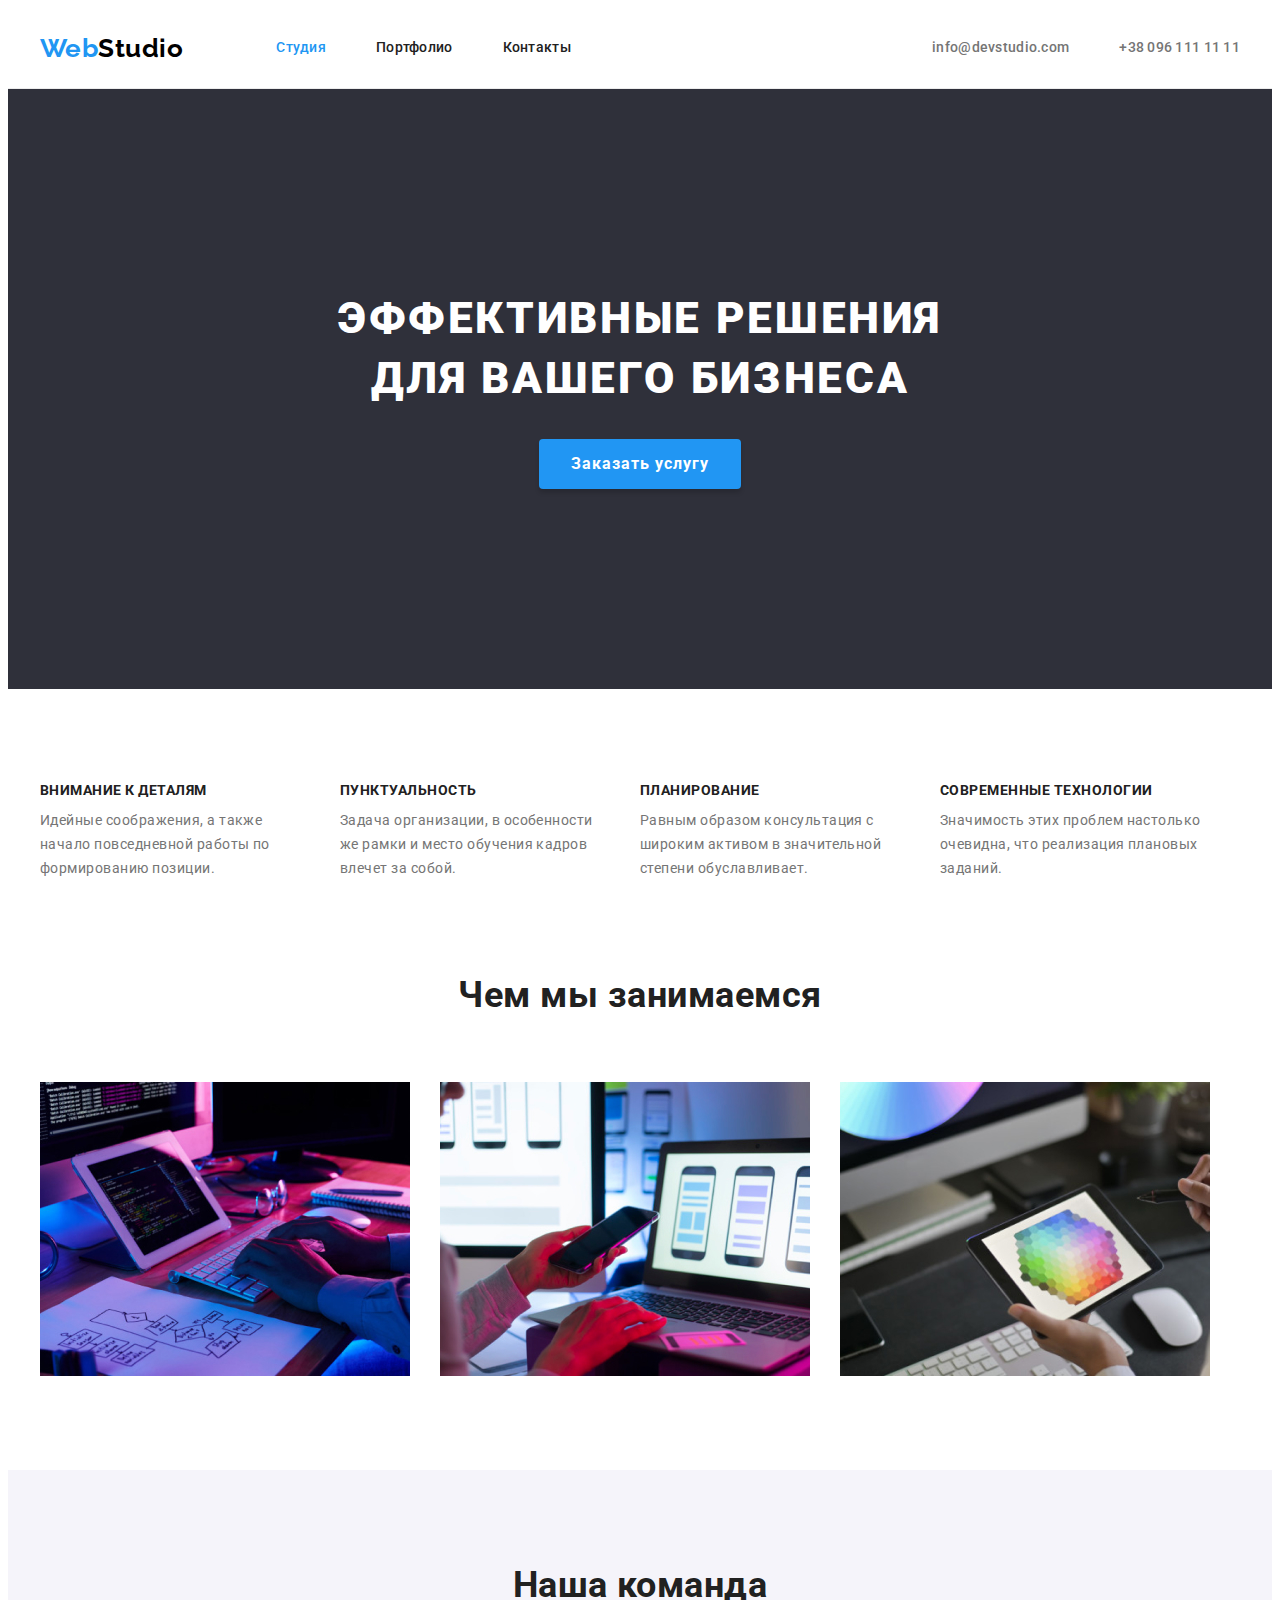
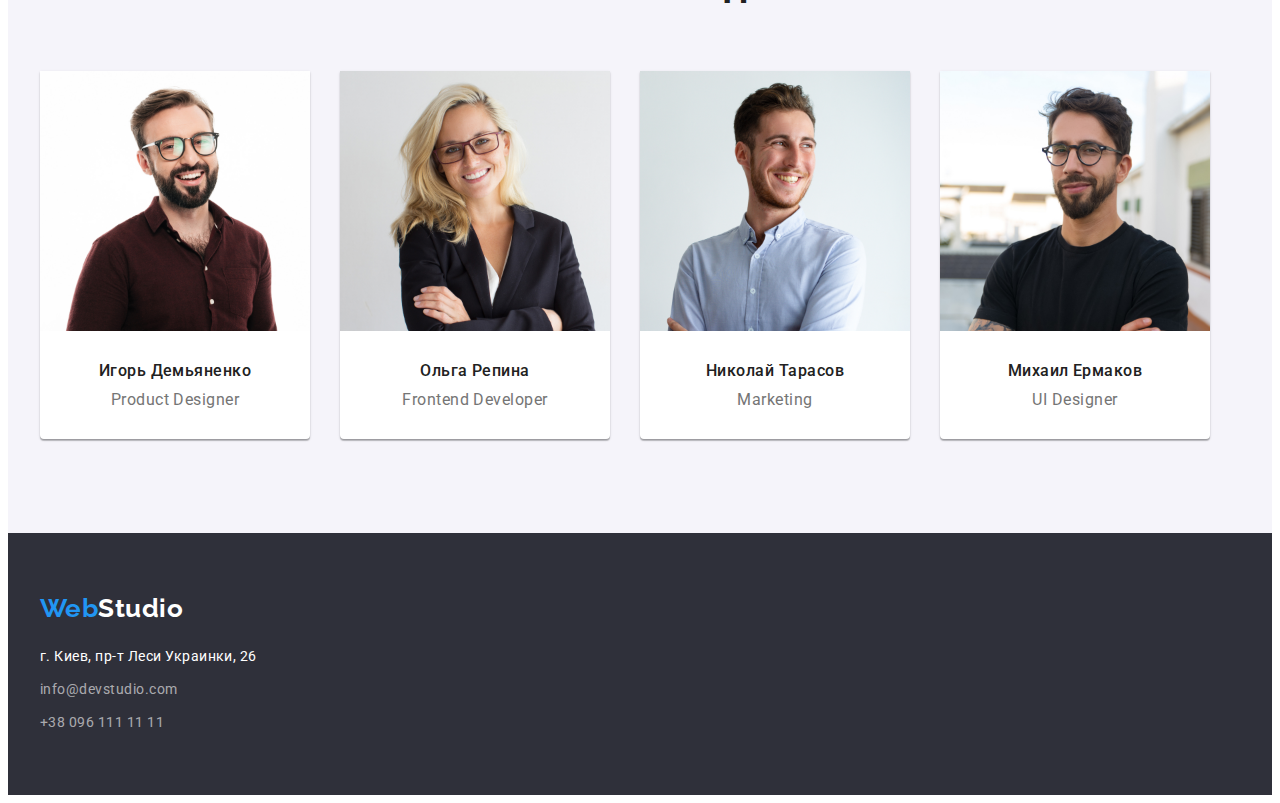
<file: index.html>
<!DOCTYPE html>
<html lang="ru">
    <head>
        <meta charset="UTF-8" />
        <meta name="viewport" content="width=device-width, initial-scale=1.0" />
        <title>Web Studio</title>
        <link
            href="https://fonts.googleapis.com/css2?family=Raleway:wght@700&family=Roboto:wght@400;500;700;900&display=swap"
            rel="stylesheet"
        />
        <link
            rel="stylesheet"
            href="https://cdnjs.cloudflare.com/ajax/libs/modern-normalize/1.0.0/modern-normalize.min.css"
            integrity="sha512-ISS7cAi1PEhQ8jnbJpJZMd29NlhNj4AWYyLOSp2CE/CsHxTCu+r+t0D2yoJudVrd0/8fTVPUVDzY5Tvli75u/g=="
            crossorigin="anonymous"
        />
        <link rel="stylesheet" href="./css/style.css" />
    </head>
    <body>
        <!-- =========== header =========== -->
        <header class="header">
            <div class="container header">
                <nav class="header-nav">
                <a class="logo" href="#">Web<span>Studio</span></a>
                    <ul class="nav">
                        <li class="item"><a class="link active" href="#">Студия</a></li>
                        <li class="item"><a class="link" href="./portfolio.html">Портфолио</a></li>
                        <li class="item"><a class="link" href="#">Контакты</a></li>
                    </ul>
                </nav>
                <ul class="contacts">
                    <li class="item">
                        <a class="link" href="mailto:info@devstudio.com">info@devstudio.com</a>
                    </li>
                    <li class="item"><a class="link" href="tel:+380961111111">+38 096 111 11 11</a></li>
                </ul>
            </div>
        </header>
            <!-- =========== main =========== -->
            <main>
                <!-- =========== hero =========== -->
                <section class="hero">
                    <h1 class="title">
                        Эффективные решения<br />
                        для вашего бизнеса
                    </h1>
                    <button class="btn" type="submit">Заказать услугу</button>
                </section>
                <!-- =========== benefits =========== -->
                <section class="benefits">
                    <div class="container">
                        <h2 class="title-hiden">опис нашиx переваг</h2>
                        <ul class="list">
                            <li class="item">
                                <h3 class="title">Внимание к деталям</h3>
                                <p class="text">
                                    Идейные соображения, а также начало повседневной работы по формированию позиции.
                                </p>
                            </li>
                            <li class="item">
                                <h3 class="title">Пунктуальность</h3>
                                <p class="text">
                                    Задача организации, в особенности же рамки и место обучения кадров влечет за собой.
                                </p>
                            </li>
                            <li class="item">
                                <h3 class="title">Планирование</h3>
                                <p class="text">
                                    Равным образом консультация с широким активом в значительной степени обуславливает.
                                </p>
                            </li>
                            <li class="item">
                                <h3 class="title">Современные технологии</h3>
                                <p class="text">
                                    Значимость этих проблем настолько очевидна, что реализация плановых заданий.
                                </p>
                            </li>
                        </ul>
                    </div>
                </section>
                <!-- =========== works =========== -->
                <section class="works">
                    <div class="container">
                        <h2 class="title">Чем мы занимаемся</h2>
                        <ul class="list">
                            <li class="item">
                                <img class="img" src="./images/content/desktop.jpg" alt="Пичатаем текст" width="370" />
                            </li>
                            <li class="item">
                                <img
                                    class="img"
                                    src="./images/content/phone.jpg"
                                    alt="Работаем за компютером"
                                    width="370"
                                />
                            </li>
                            <li class="item">
                                <img
                                    class="img"
                                    src="./images/content/tablet.jpg"
                                    alt="Работаем на планшете"
                                    width="370"
                                />
                            </li>
                        </ul>
                    </div>
                </section>
                <!-- =========== team =========== -->
                <section class="team">
                    <div class="container">
                        <h2 class="main-title">Наша команда</h2>
                        <ul class="description">
                            <li class="item">
                                <img
                                    class="img"
                                    src="./images/content/productdDesigner.jpg"
                                    alt="Product Designer"
                                    width="270"
                                />
                                <div class="wrapper">
                                    <h3 class="title">Игорь Демьяненко</h3>
                                    <p class="text">Product Designer</p>
                                </div>
                            </li>
                            <li class="item">
                                <img
                                    class="img"
                                    src="./images/content/frontend.jpg"
                                    alt="Frontend Developer"
                                    width="270"
                                />
                                <div class="wrapper">
                                    <h3 class="title">Ольга Репина</h3>
                                    <p class="text">Frontend Developer</p>
                                </div>
                            </li>
                            <li class="item">
                                <img class="img" src="./images/content/marketing.jpg" alt="Marketing" width="270" />
                                <div class="wrapper">
                                    <h3 class="title">Николай Тарасов</h3>
                                    <p class="text">Marketing</p>
                                </div>
                            </li>
                            <li class="item">
                                <img class="img" src="./images/content/ulDesigner.jpg" alt="UI Designer" width="270" />
                                <div class="wrapper">
                                    <h3 class="title">Михаил Ермаков</h3>
                                    <p class="text">UI Designer</p>
                                </div>
                            </li>
                        </ul>
                    </div>
                </section>
            </main>
        <!-- =========== footer =========== -->
        <footer class="footer">
            <div class="container">
                <a class="logo" href="#">Web<span>Studio</span></a>
                <address class="address">
                    г. Киев, пр-т Леси Украинки, 26
                    <a class="contact" href="mailto:info@devstudio.com">info@devstudio.com</a>
                    <a class="contact" href="tel:+380961111111">+38 096 111 11 11</a>
                </address>
            </div>
        </footer>
    </body>
</html>
</file>
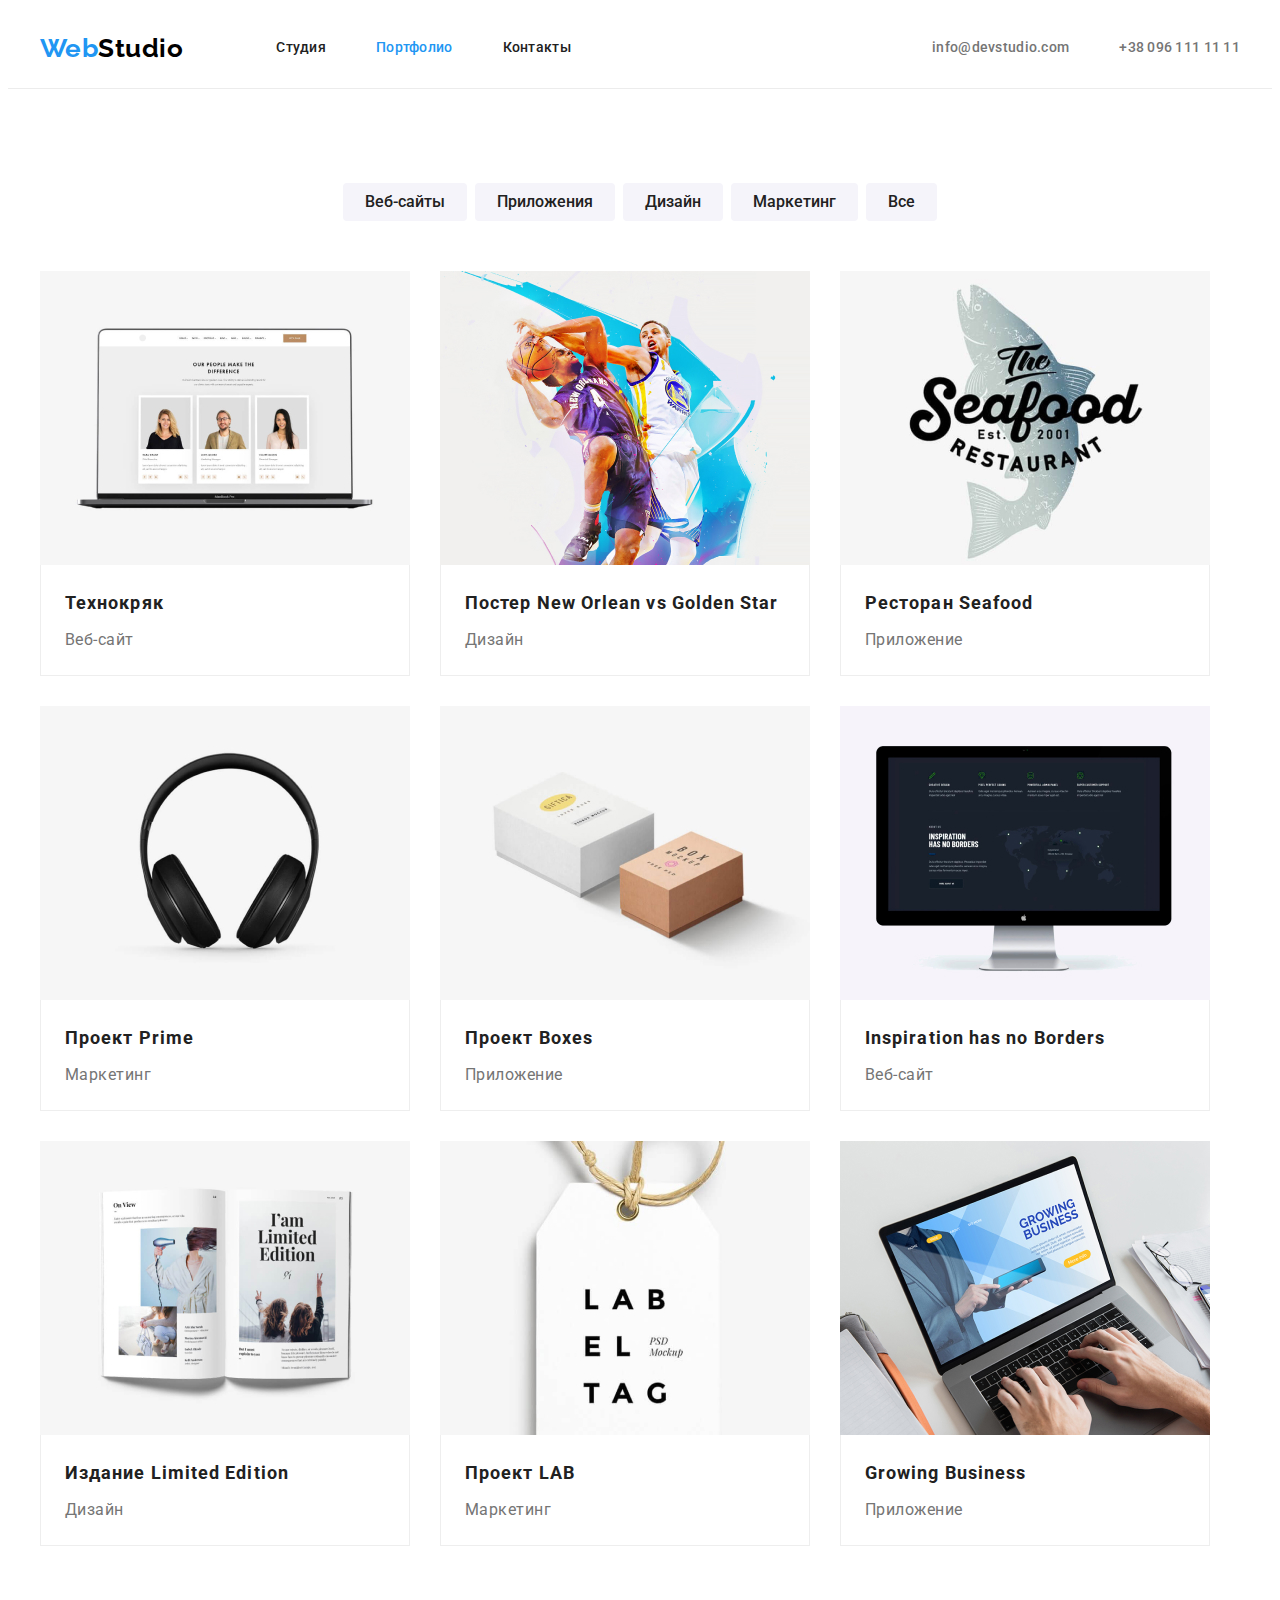
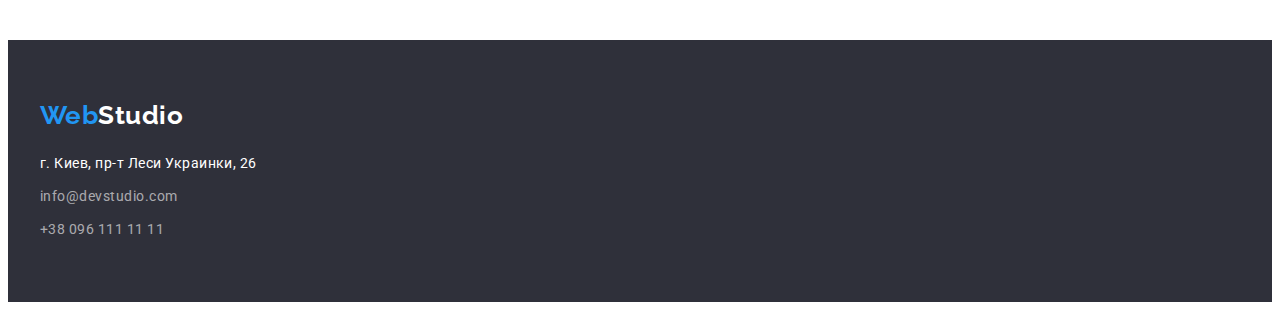
<file: portfolio.html>
<!DOCTYPE html>
<html lang="ru">
    <head>
        <meta charset="UTF-8" />
        <meta name="viewport" content="width=device-width, initial-scale=1.0" />
        <title>portfolio</title>
        <link
            href="https://fonts.googleapis.com/css2?family=Raleway:wght@700&family=Roboto:wght@400;500;700;900&display=swap"
            rel="stylesheet"
        />
        <link
            rel="stylesheet"
            href="https://cdnjs.cloudflare.com/ajax/libs/modern-normalize/1.0.0/modern-normalize.min.css"
            integrity="sha512-ISS7cAi1PEhQ8jnbJpJZMd29NlhNj4AWYyLOSp2CE/CsHxTCu+r+t0D2yoJudVrd0/8fTVPUVDzY5Tvli75u/g=="
            crossorigin="anonymous"
        />
        <link rel="stylesheet" href="./css/style.css" />
    </head>
    <body>
        <!-- =========== header =========== -->
        <header class="header">
            <div class="container header">
                <nav class="header-nav">
                <a class="logo" href="#">Web<span>Studio</span></a>
                    <ul class="nav">
                        <li class="item"><a class="link" href="./index.html">Студия</a></li>
                        <li class="item"><a class="link active" href="#">Портфолио</a></li>
                        <li class="item"><a class="link" href="#">Контакты</a></li>
                    </ul>
                </nav>
                <ul class="contacts">
                    <li class="item">
                        <a class="link" href="mailto:info@devstudio.com">info@devstudio.com</a>
                    </li>
                    <li class="item"><a class="link" href="tel:+380961111111">+38 096 111 11 11</a></li>
                </ul>
            </div>
        </header>
        <!-- =========== portfolio =========== -->
        <section class="portfolio">
            <div class="container">
                <h1 class="title-hiden">Портфолио</h1>
                <ul class="filter">
                    <li class="item"><button class="btn" type="button">Веб-сайты</button></li>
                    <li class="item"><button class="btn" type="button">Приложения</button></li>
                    <li class="item"><button class="btn" type="button">Дизайн</button></li>
                    <li class="item"><button class="btn" type="button">Маркетинг</button></li>
                    <li class="item"><button class="btn" type="button">Все</button></li>
                </ul>
                <ul class="samples">
                    <li class="item">
                        <a href="#">
                            <img class="img" src="./images/content/p-img-1.jpg" alt="ноутбук з людьми" width="370" />
                            <div class="wrapper">
                                <h2 class="title">Технокряк</h2>
                                <p class="text">Веб-сайт</p>
                            </div>
                        </a>
                    </li>
                    <li class="item">
                        <a href="#">
                            <img class="img" src="./images/content/p-img-2.jpg" alt="баскетболісти" width="370" />
                            <div class="wrapper">
                                <h2 class="title">Постер New Orlean vs Golden Star</h2>
                                <p class="text">Дизайн</p>
                            </div>
                        </a>
                    </li>
                    <li class="item">
                        <a href="#">
                            <img class="img" src="./images/content/p-img-3.jpg" alt="логотип Seafood" width="370" />
                            <div class="wrapper">
                                <h2 class="title">Ресторан Seafood</h2>
                                <p class="text">Приложение</p>
                            </div>
                        </a>
                    </li>
                    <li class="item">
                        <a href="#">
                            <img class="img" src="./images/content/p-img-4.jpg" alt="навушники" width="370" />
                            <div class="wrapper">
                                <h2 class="title">Проект Prime</h2>
                                <p class="text">Маркетинг</p>
                            </div>
                        </a>
                    </li>
                    <li class="item">
                        <a href="#">
                            <img class="img" src="./images/content/p-img-5.jpg" alt="дві коробки" width="370" />
                            <div class="wrapper">
                                <h2 class="title">Проект Boxes</h2>
                                <p class="text">Приложение</p>
                            </div>
                        </a>
                    </li>
                    <li class="item">
                        <a href="#">
                            <img class="img" src="./images/content/p-img-6.jpg" alt="монітор компютера" width="370" />
                            <div class="wrapper">
                                <h2 class="title">Inspiration has no Borders</h2>
                                <p class="text">Веб-сайт</p>
                            </div>
                        </a>
                    </li>
                    <li class="item">
                        <a href="#">
                            <img class="img" src="./images/content/p-img-7.jpg" alt="відкрита книга" width="370" />
                            <div class="wrapper">
                                <h2 class="title">Издание Limited Edition</h2>
                                <p class="text">Дизайн</p>
                            </div>
                        </a>
                    </li>
                    <li class="item">
                        <a href="#">
                            <img class="img" src="./images/content/p-img-8.jpg" alt="етикетка LAB" width="370" />
                            <div class="wrapper">
                                <h2 class="title">Проект LAB</h2>
                                <p class="text">Маркетинг</p>
                            </div>
                        </a>
                    </li>
                    <li class="item">
                        <a href="#">
                            <img
                                class="img"
                                src="./images/content/p-img-9.jpg"
                                alt="ноутбук на якому друкують"
                                width="370"
                            />
                            <div class="wrapper">
                                <h2 class="title">Growing Business</h2>
                                <p class="text">Приложение</p>
                            </div>
                        </a>
                    </li>
                </ul>
            </div>
        </section>
        <!-- =========== footer =========== -->
        <footer class="footer">
            <div class="container">
                <a class="logo" href="#">Web<span>Studio</span></a>
                <address class="address">
                    г. Киев, пр-т Леси Украинки, 26
                    <a class="contact" href="mailto:info@devstudio.com">info@devstudio.com</a>
                    <a class="contact" href="tel:+380961111111">+38 096 111 11 11</a>
                </address>
            </div>
        </footer>
    </body>
</html>
</file>
<file: css/style.css>
/* ======= global css ======= */
:root {
    --primary-text-color: #757575;
    --title-color: #212121;
    --accent-color: #2196F3;
    --white-text-color: #FFFFFF;
    --bg-color: #F5F4FA;
    --header-logo-span: #000000;
    --hero-footer-bg-color: #2F303A;
}

html {
    box-sizing: border-box;
}

body {
    font-family: Roboto, sans-serif;
    font-weight: 400;
    letter-spacing: 0.03em;
    line-height: 1.71;
    color: var(--primary-text-color);
}

h1,
h2,
h3,
h4,
h5,
h6 {
    padding: 0;
    margin: 0;
}

a {
    text-decoration: none;
    cursor: pointer;
    display: inline-block;
}

ul,
li {
    list-style: none;
    margin: 0;
    padding: 0;
}

button {
    font-family: inherit;
    cursor: pointer;
}

/* ======= header css ======= */

.container {
    width: 1200px;
    padding-left: 15px;
    padding-right: 15px;
    margin-right: auto;
    margin-left: auto;
}

.container.header {
    display: flex;
    border: none;
}

.logo {
    font-family: Raleway, sans-serif;
    font-weight: 700;
    font-size: 26px;
    line-height: 1.19;

    color: var(--accent-color);
}

.logo span {
    color: var(--header-logo-span);
}

.header .logo {
    margin-right: 93px;
}

.header {
    align-items: center;
    border-bottom: 1px solid #ECECEC;
}

.header .contacts {
    display: flex;
}

.header-nav {
    display: flex;
    align-items: center;
}

.nav {
    display: flex;
}

.nav .link {
    font-weight: 500;
    font-size: 14px;
    line-height: 1.14;
    letter-spacing: 0.02em;
    padding: 32px 0;

    color: var(--title-color);
}

.nav .item+.item {
    margin-left: 50px;
}

.contacts {
    margin-left: auto;
}

.contacts .item+.item {
    margin-left: 50px;
}

.contacts .link {
    font-weight: 500;
    font-size: 14px;
    line-height: 1.14;
    letter-spacing: 0.02em;
    padding: 32px 0;

    color: var(--primary-text-color);
}

.link:hover,
.link:focus {
    color: var(--accent-color);
}

.nav .link.active {
    color: var(--accent-color);
}

/* ======= Студія / hero css =======*/

.hero {
    background: var(--hero-footer-bg-color);

    text-align: center;
    padding-top: 200px;
    padding-bottom: 200px;
}

.hero .title {
    font-weight: 900;
    font-size: 44px;
    line-height: 1.36;
    text-align: center;
    letter-spacing: 0.06em;
    text-transform: uppercase;

    color: var(--white-text-color);
}

.hero .btn {
    font-weight: 700;
    font-size: 16px;
    line-height: 1.88;
    letter-spacing: 0.06em;
    margin-top: 30px;
    padding: 10px 32px;
    border-radius: 4px;

    color: var(--white-text-color);
    background: var(--accent-color);
    box-shadow: 0px 4px 4px rgba(0, 0, 0, 0.15);
    border: transparent;
}

/* ======= Студія / benefits css =======*/

.benefits {
    padding-top: 94px;
}

.title-hiden {
    display: none;
}

.benefits .title {
    font-weight: 700;
    font-size: 14px;
    line-height: 1.14;
    text-transform: uppercase;

    color: var(--title-color);
}

.benefits .text {
    font-size: 14px;
    line-height: 1.71;
    margin: 10px 0 0 0;
}

.benefits .list {
    display: flex;
    flex-wrap: wrap;
    margin: -15px;
}

.benefits .item {
    width: 270px;
    margin: 15px;
}

/* ======= Студія / works css =======*/

.works {
    padding: 94px 0px;
}

.works .img {
    display: block;
}

.works .title {
    font-weight: 700;
    font-size: 36px;
    line-height: 1.17;
    text-align: center;

    color: var(--title-color);
}

.works .list {
    display: flex;
    flex-wrap: wrap;
    margin: -15px;
    margin-top: 50px;
}

.works .item {
    width: 370px;
    margin: 15px;
}

/* ======= Студія / team css =======*/

.team {
    padding-top: 94px;
    padding-bottom: 94px;

    background-color: var(--bg-color);
}

.team .main-title {
    font-weight: 700;
    font-size: 36px;
    line-height: 1.17;
    text-align: center;

    color: var(--title-color);
}

.description {
    display: flex;
    flex-wrap: wrap;
    margin: -15px;
    margin-top: 50px;
}

.description .wrapper {
    padding: 30px 15px;

}

.description .item {
    margin: 15px;
    text-align: center;


    background-color: #FFFFFF;
    box-shadow: 0px 1px 3px rgba(0, 0, 0, 0.12), 0px 1px 1px rgba(0, 0, 0, 0.14), 0px 2px 1px rgba(0, 0, 0, 0.2);
    border-radius: 0px 0px 4px 4px;
}

.description .img {
    display: block;
}

.description .title {
    font-weight: 500;
    font-size: 16px;
    line-height: 1.19;

    color: var(--title-color);
}

.description .text {
    font-size: 16px;
    line-height: 1.19;
    margin: 10px 0 0;
}

/*======= Портфолио / filter css =======*/

.portfolio {
    padding-top: 94px;
    padding-bottom: 94px;
}

.filter {
    display: flex;
    justify-content: center;
}

.filter .btn {
    font-weight: 500;
    font-size: 16px;
    line-height: 1.62;
    padding: 6px 22px;
    border-radius: 4px;

    color: var(--title-color);
    background: var(--bg-color);
    border: transparent;
}

.filter .item+.item {
    margin-left: 8px;
}

.filter .btn:hover,
.filter .btn:focus {
    font-style: normal;
    font-weight: 500;
    font-size: 16px;
    line-height: 1.62;
    /* text-align: center; */

    color: var(--white-text-color);
    background: var(--accent-color);
}

/*======= Портфолио / samples css =======*/

.samples {
    display: flex;
    flex-wrap: wrap;
    margin-top: 50px;
}

.samples .item:not(:nth-child(3n)){
    margin-right: 30px;
}
.samples .item:not(:nth-last-child(-n+3)){
    margin-bottom: 30px;
}

.samples .wrapper {
    padding: 20px 24px;
    border: 1px solid #EEEEEE;
    border-top: none;
}

.samples .img {
    display: block;
}

.samples .title {
    font-weight: 700;
    font-size: 18px;
    line-height: 2;
    letter-spacing: 0.06em;

    color: var(--title-color);
}

.samples .text {
    font-size: 16px;
    line-height: 1.88;
    margin: 4px 0 0;

    color: var(--primary-text-color);
}

/* ======= footer css ======= */

.footer {
    padding-top: 60px;
    padding-bottom: 60px;

    background-color: var(--hero-footer-bg-color);
}

.footer .logo {
    font-family: Raleway;
    font-weight: 700;
    font-size: 26px;
    line-height: 1.19;

    color: var(--accent-color);
}

.footer .logo span {
    color: var(--white-text-color);
}

.footer .address {
    width: 231px;
    font-style: normal;
    font-size: 14px;
    line-height: 1.71;
    margin-top: 20px;

    color: var(--white-text-color);
}

.address .contact {
    font-style: normal;
    font-size: 14px;
    line-height: 1.71;
    margin-top: 9px;

    color: rgba(255, 255, 255, 0.6);
}
</file>
